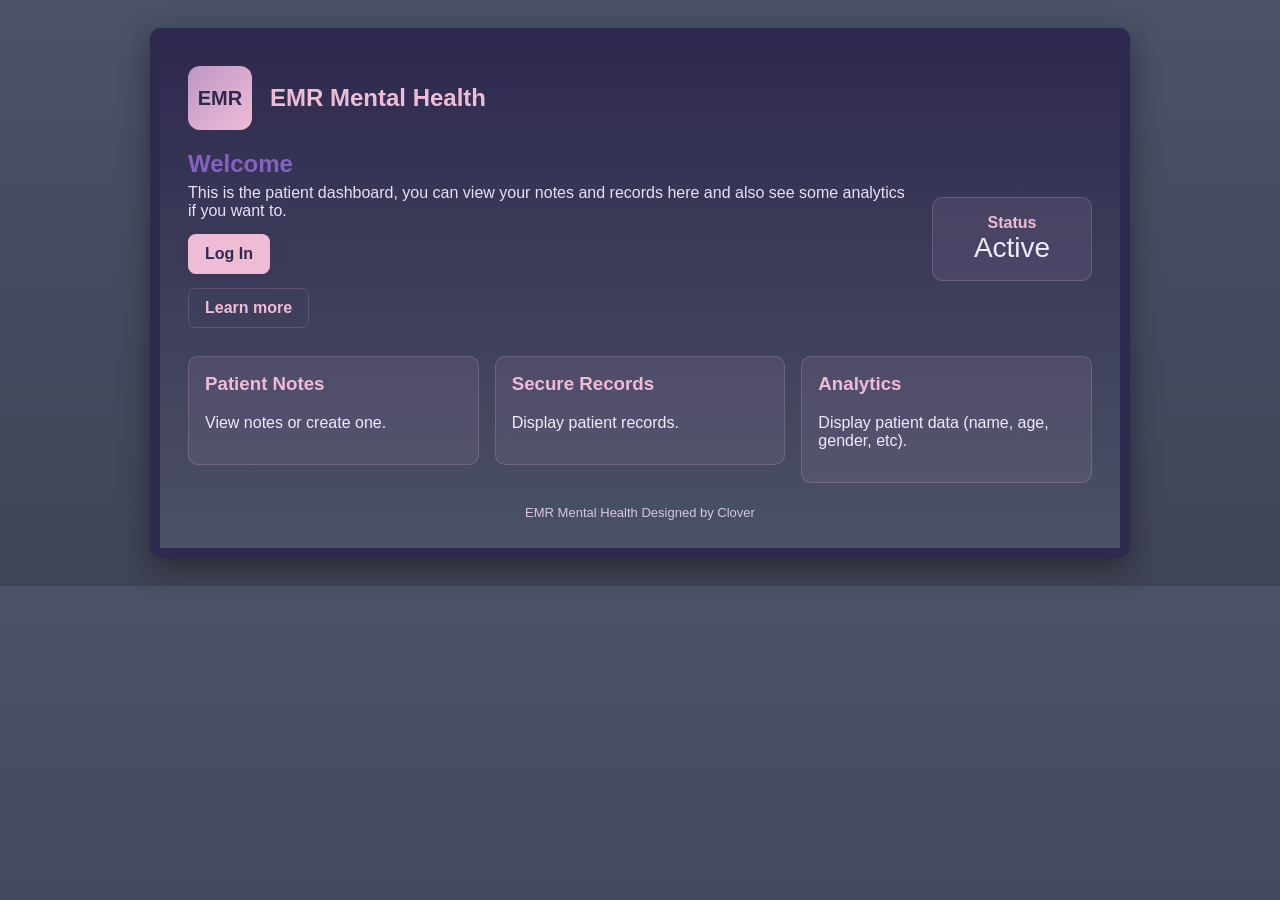
<file: index.html>
<!--This is the main patient dashboard file-->
<!DOCTYPE html>
<html lang="en">
<head>
    <meta charset="utf-8">
    <meta name="viewport" content="width=device-width,initial-scale=1">
    <title>EMR MENTAL HEALTH</title>
    <style>
        :root{
            --space-indigo: #2E294E;
            --pastel-petal: #EFBCD5;
            --lilac: #BE97C6;
            --lavender: #8661C1;
            --charcoal: #4B5267;
            --bg: var(--charcoal);
            --card-bg: rgba(190,151,198,0.12);
            --max-width: 980px;
        }

        *{box-sizing:border-box}

        body{
            margin:0;
            font-family: Inter, 'Comic Sans MS', sans-serif;
            background: linear-gradient(180deg,var(--bg),#3f4456);
            color: var(--lavender);
            padding:28px;
            display:flex;
            justify-content:center;
        }

        .page{
            width:100%;
            max-width:var(--max-width);
            border:10px solid var(--space-indigo);
            border-radius:10px;
            background: linear-gradient(180deg, rgba(46,41,78,0.98), rgba(75,82,103,0.95));
            padding:28px;
            box-shadow: 0 10px 30px rgba(0,0,0,0.4);
        }

        header{
            display:flex;
            align-items:center;
            gap:18px;
            margin-bottom:20px;
        }

        .logo{
            width:64px;
            height:64px;
            border-radius:12px;
            background: linear-gradient(135deg,var(--lilac),var(--pastel-petal));
            display:flex;
            align-items:center;
            justify-content:center;
            font-weight:700;
            color:var(--space-indigo);
            font-size:20px;
        }

        h1{margin:0;font-size:24px;color:var(--pastel-petal)}

        .hero{
            display:flex;
            gap:20px;
            align-items:center;
            justify-content:space-between;
            margin:18px 0 28px;
        }

        .hero .intro{flex:1}

        .actions{display:flex;gap:12px;margin-top:14px}

        .btn{
            display:inline-flex;
            align-items:center;
            gap:8px;
            background:var(--pastel-petal);
            color:var(--space-indigo);
            padding:10px 16px;
            border-radius:8px;
            border:1px solid transparent;
            cursor:pointer;
            font-weight:600;
            text-decoration:none;
            transition:transform .12s ease, box-shadow .12s ease, opacity .12s ease;
            box-shadow: 0 6px 14px rgba(46,41,78,0.12);
        }

        .btn:hover{
            transform:translateY(-2px);
            box-shadow: 0 14px 30px rgba(46,41,78,0.18);
        }

        .btn.secondary{
            background:transparent;
            color:var(--pastel-petal);
            border-color: rgba(239,188,213,0.18);
            box-shadow:none;
        }

        .features{
            display:grid;
            grid-template-columns:repeat(auto-fit,minmax(220px,1fr));
            gap:16px;
        }

        .card{
            background:var(--card-bg);
            border:1px solid rgba(190,151,198,0.28);
            padding:16px;
            border-radius:10px;
            color:#F2EAF9;
        }

        footer{
            margin-top:22px;
            color:#D6C7E8;
            text-align:center;
            font-size:13px;
        }

        @media (max-width:560px){
            h1{font-size:20px}
            .hero{flex-direction:column;align-items:flex-start}
        }
    </style>
</head>
<body>
    <div class="page">
        <header>
            <div class="logo">EMR</div>
            <div>
                <h1>EMR Mental Health</h1>
            </div>
        </header>

        <section class="hero">
            <div class="intro">
                <h2 style="color:var(--lavender);margin:0 0 6px">Welcome</h2>
                <p style="margin:0;color:#E9DFF7">
                    This is the patient dashboard, you can view your notes and records here and also see some analytics if you want to.
                </p>

               <div class="actions">
                    <a href="login.html" class="btn">Log In</a>
               </div>

                <div class="actions">
                    <a href="https://docs.google.com/document/d/1b1k0NWspwYsnq8gtGChDM9a-HhbY0ipM/edit?usp=sharing" 
                        class="btn secondary" target="_blank" rel="noopener">
                    Learn more
                    </a>
                </div>
                
            </div>

            <div style="min-width:160px;max-width:220px">
                <div class="card" style="text-align:center">
                    <strong style="display:block;color:var(--pastel-petal)">Status</strong>
                    <span style="font-size:28px">Active</span>
                </div>
            </div>
        </section>

        <section class="features">
            <a href="Patient Notes.html" class="card-link" style="text-decoration: none; color: inherit;">
                <div class="card">
                    <h3 style="margin-top:0; color:var(--pastel-petal)">Patient Notes</h3>
                    <p>View notes or create one.</p>
                </div>
            </a>

            <a href="Secure Record.html" class="card-link" style="text-decoration: none; color: inherit;">
                <div class="card">
                    <h3 style="margin-top:0;color:var(--pastel-petal)">Secure Records</h3>
                    <p>Display patient records.</p>
                </div>
            </a>

            <a href="Patient Analytics.html" class="card-link" style="text-decoration: none; color: inherit;">
                <div class="card">
                    <h3 style="margin-top:0;color:var(--pastel-petal)">Analytics</h3>
                    <p>Display patient data (name, age, gender, etc).</p>
                </div>
            </a>
        </section>

        <footer>
            EMR Mental Health Designed by Clover
        </footer>
    </div>
</body>
</html>
</file>
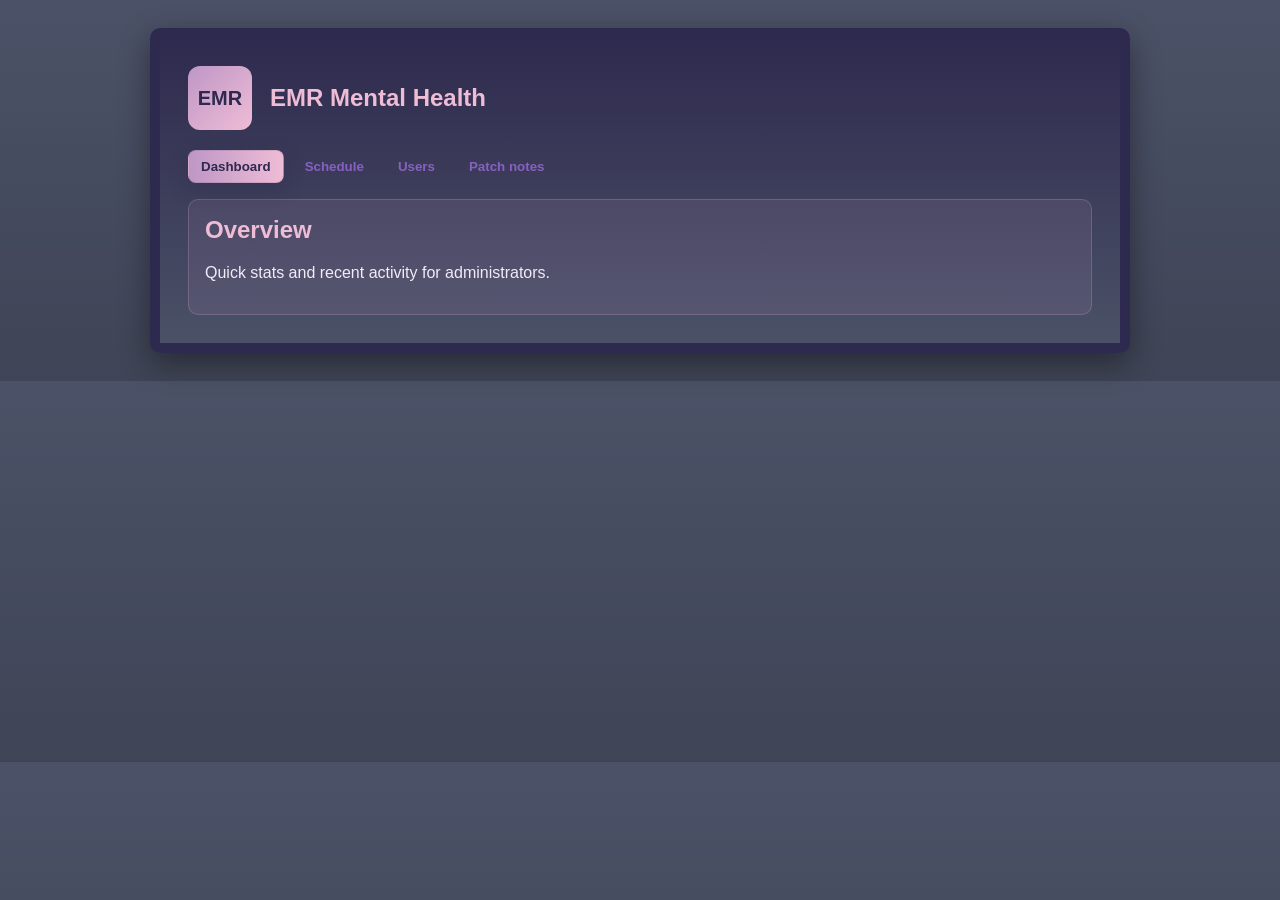
<file: admindashboard.html>
﻿<!DOCTYPE html>
<html lang="en">
<head>
    <meta charset="utf-8">
    <meta name="viewport" content="width=device-width,initial-scale=1">
    <title>EMR MENTAL HEALTH</title>
    <style>
        :root {
            --space-indigo: #2E294E; /* deep indigo */
            --pastel-petal: #EFBCD5; /* soft pink */
            --lilac: #BE97C6; /* lilac */
            --lavender: #8661C1; /* lavender purple */
            --charcoal: #4B5267; /* charcoal blue */
            --bg: var(--charcoal);
            --card-bg: rgba(190,151,198,0.12);
            --max-width: 980px;
        }

        /* Basic reset */
        * {
            box-sizing: border-box
        }

        body {
            margin: 0;
            font-family: Inter, 'Comic Sans MS', sans-serif;
            background: linear-gradient(180deg,var(--bg),#3f4456);
            color: var(--lavender);
            padding: 28px;
            display: flex;
            justify-content: center;
        }

        .page {
            width: 100%;
            max-width: var(--max-width);
            border: 10px solid var(--space-indigo);
            border-radius: 10px;
            background: linear-gradient(180deg, rgba(46,41,78,0.98), rgba(75,82,103,0.95));
            padding: 28px;
            box-shadow: 0 10px 30px rgba(0,0,0,0.4);
        }

        header {
            display: flex;
            align-items: center;
            gap: 18px;
            margin-bottom: 20px;
        }

        .logo {
            width: 64px;
            height: 64px;
            border-radius: 12px;
            background: linear-gradient(135deg,var(--lilac),var(--pastel-petal));
            display: flex;
            align-items: center;
            justify-content: center;
            font-weight: 700;
            color: var(--space-indigo);
            font-size: 20px;
        }

        h1 {
            margin: 0;
            font-size: 24px;
            color: var(--pastel-petal)
        }

        p.lead {
            margin: 6px 0 0;
            color: #EAD7F0
        }

        .hero {
            display: flex;
            gap: 20px;
            align-items: center;
            justify-content: space-between;
            margin: 18px 0 28px;
        }

            .hero .intro {
                flex: 1
            }

        .actions {
            display: flex;
            gap: 12px;
            margin-top: 14px
        }

        /* Tabs */
        .tab{
            display:flex;
            gap:8px;
            margin-bottom:16px;
        }

        .tab-btn{
            background:transparent;
            color:var(--lavender);
            border:1px solid transparent;
            padding:8px 12px;
            border-radius:8px;
            cursor:pointer;
            font-weight:600;
        }

        .tab-btn:hover{
            background:rgba(190,151,198,0.06);
            border-color:rgba(190,151,198,0.14);
        }

        .tab-btn.active, .tab-btn[aria-selected="true"]{
            background:linear-gradient(90deg,var(--lilac),var(--pastel-petal));
            color:var(--space-indigo);
            box-shadow:0 6px 18px rgba(46,41,78,0.4);
            border-color:rgba(46,41,78,0.12);
        }

        .tab-btn:focus{
            outline:2px solid rgba(239,188,213,0.32);
            outline-offset:2px;
        }

        .tabcontent{margin-top:12px}

        .btn{
            display:inline-flex;
            align-items:center;
            gap:8px;
            background:var(--pastel-petal);
            color:var(--space-indigo);
            padding:10px 16px;
            border-radius:8px;
            border:1px solid transparent;
            cursor:pointer;
            font-weight:600;
            text-decoration:none;
            transition:transform .12s ease, box-shadow .12s ease, opacity .12s ease;
            box-shadow: 0 6px 14px rgba(46,41,78,0.12);
        }

        .btn:hover{
            transform:translateY(-2px);
            box-shadow: 0 14px 30px rgba(46,41,78,0.18);
        }


        .btn.secondary{
            background:transparent;
            color:var(--pastel-petal);
            border-color: rgba(239,188,213,0.18);
            box-shadow:none;
        }

        .btn.ghost{
            background:transparent;
            color:var(--pastel-petal);
            border-color:transparent;
            box-shadow:none;
        }

     

        /* make native inputs match the button style */
        input[type="submit"], button[type="submit"]{
            appearance:none;
            -webkit-appearance:none;
            -moz-appearance:none;
            display:inline-flex;
            align-items:center;
            justify-content:center;
            padding:10px 16px;
            border-radius:8px;
            border:1px solid transparent;
            background:var(--pastel-petal);
            color:var(--space-indigo);
            font-weight:600;
            cursor:pointer;
        }

        .features {
            display: grid;
            grid-template-columns: repeat(auto-fit,minmax(220px,1fr));
            gap: 16px
        }

        .card {
            background: var(--card-bg);
            border: 1px solid rgba(190,151,198,0.28);
            padding: 16px;
            border-radius: 10px;
            color: #F2EAF9;
        }

        footer {
            margin-top: 22px;
            color: #D6C7E8;
            text-align: center;
            font-size: 13px
        }

        @media (max-width:560px) {
            h1 {
                font-size: 20px
            }

            .hero {
                flex-direction: column;
                align-items: flex-start
            }
        }
    </style>
    <!-- Color palette: Space Indigo = 2E294E, Pastel Petal = EFBCD5, Lilac = BE97C6, Lavender Purple = 8661C1, Charcoal Blue = 4B5267 -->
</head>
<body>
    <div class="page">
        <header>
            <div class="logo">EMR</div>
            <div>
                <h1>EMR Mental Health</h1>
            </div>
        </header>
        <div class="tab" role="tablist" aria-label="Admin tabs">
            <button type="button" class="tab-btn" data-target="dashboard" aria-selected="true">Dashboard</button>
            <button type="button" class="tab-btn" data-target="schedule" aria-selected="false">Schedule</button>
            <button type="button" class="tab-btn" data-target="users" aria-selected="false">Users</button>
            <button type="button" class="tab-btn" data-target="patchnotes" aria-selected="false">Patch notes</button>
        </div>

        <section id="dashboard" class="tabcontent">
            <div class="card">
                <h2 style="margin-top:0;color:var(--pastel-petal)">Overview</h2>
                <p>Quick stats and recent activity for administrators.</p>
            </div>
        </section>

        <section id="schedule" class="tabcontent" hidden>
            <div class="card">
                <h2 style="margin-top:0;color:var(--pastel-petal)">Schedule</h2>
                <p>Appointments, shifts, and calendar actions live here.</p>
            </div>
        </section>

        <section id="users" class="tabcontent" hidden>
            <div class="card">
                <h2 style="margin-top:0;color:var(--pastel-petal)">Users</h2>
                <p>Manage user accounts, roles, and permissions.</p>
            </div>
        </section>
        <section id="patchnotes" class="tabcontent">
            <div class="card">
                <h2 style="margin-top:0;color:var(--pastel-petal)">Patch notes</h2>
                <p>Version 0.0.0 Updated by Clover</p>
            </div>
        </section>
        <script>
            // Simple accessible tabs
            (function(){
            const tabs = document.querySelectorAll('.tab-btn');
            const contents = document.querySelectorAll('.tabcontent');

            function show(targetId){
            contents.forEach(c=>{
            if(c.id === targetId){ c.hidden = false; }
            else { c.hidden = true; }
            });
            tabs.forEach(t=>{
            const selected = t.getAttribute('data-target') === targetId;
            t.classList.toggle('active', selected);
            t.setAttribute('aria-selected', selected ? 'true' : 'false');
            });
            }

            tabs.forEach(t=>{
            t.addEventListener('click', ()=> show(t.getAttribute('data-target')));
            });

            // open first tab
            if(tabs.length) show(tabs[0].getAttribute('data-target'));
            })();
        </script>
</file>
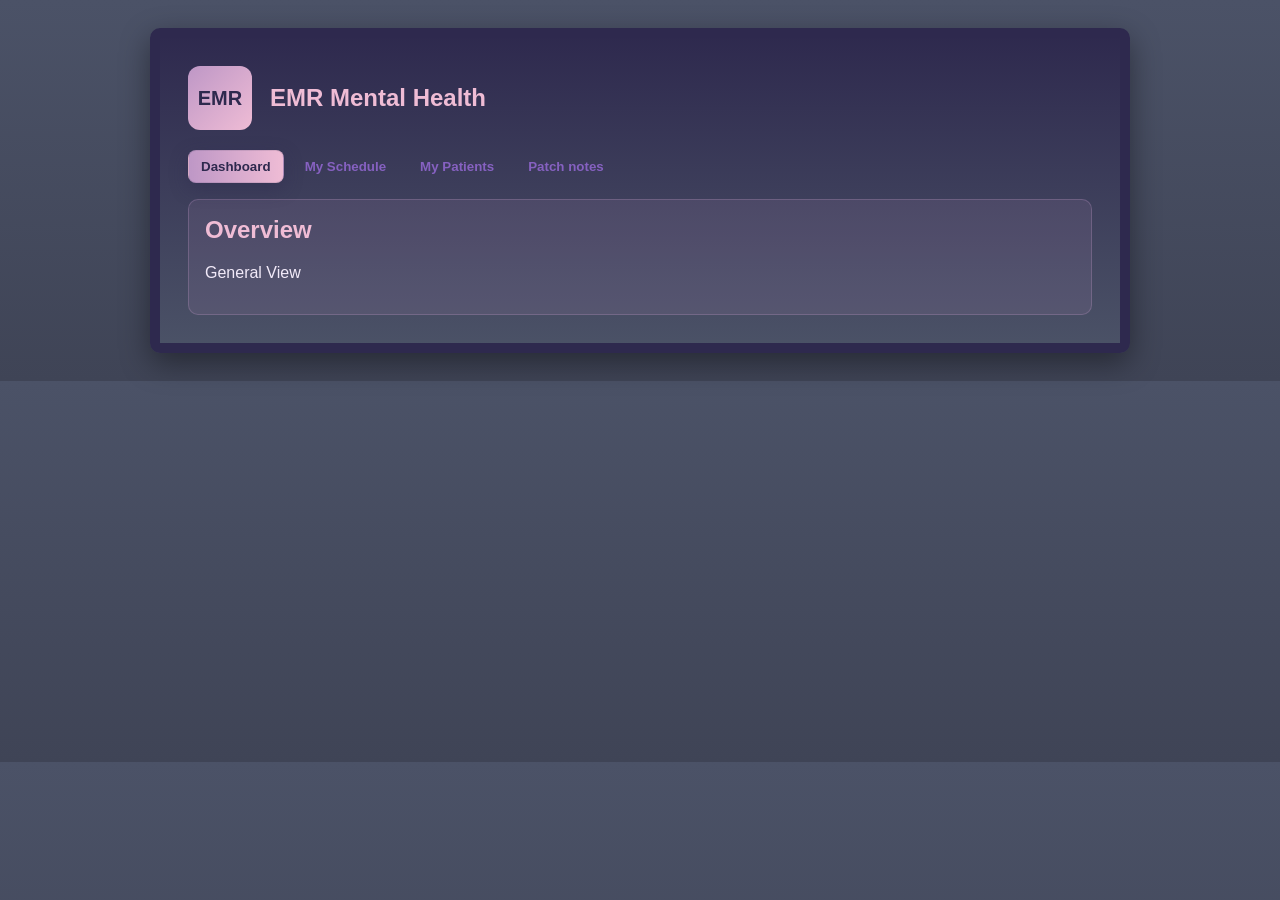
<file: doctordashboard.html>
﻿<!DOCTYPE html>
<html lang="en">
<head>
    <meta charset="utf-8">
    <meta name="viewport" content="width=device-width,initial-scale=1">
    <title>EMR MENTAL HEALTH</title>
    <style>
        :root {
            --space-indigo: #2E294E; /* deep indigo */
            --pastel-petal: #EFBCD5; /* soft pink */
            --lilac: #BE97C6; /* lilac */
            --lavender: #8661C1; /* lavender purple */
            --charcoal: #4B5267; /* charcoal blue */
            --bg: var(--charcoal);
            --card-bg: rgba(190,151,198,0.12);
            --max-width: 980px;
        }

        /* Basic reset */
        * {
            box-sizing: border-box
        }

        body {
            margin: 0;
            font-family: Inter, 'Comic Sans MS', sans-serif;
            background: linear-gradient(180deg,var(--bg),#3f4456);
            color: var(--lavender);
            padding: 28px;
            display: flex;
            justify-content: center;
        }

        .page {
            width: 100%;
            max-width: var(--max-width);
            border: 10px solid var(--space-indigo);
            border-radius: 10px;
            background: linear-gradient(180deg, rgba(46,41,78,0.98), rgba(75,82,103,0.95));
            padding: 28px;
            box-shadow: 0 10px 30px rgba(0,0,0,0.4);
        }

        header {
            display: flex;
            align-items: center;
            gap: 18px;
            margin-bottom: 20px;
        }

        .logo {
            width: 64px;
            height: 64px;
            border-radius: 12px;
            background: linear-gradient(135deg,var(--lilac),var(--pastel-petal));
            display: flex;
            align-items: center;
            justify-content: center;
            font-weight: 700;
            color: var(--space-indigo);
            font-size: 20px;
        }

        h1 {
            margin: 0;
            font-size: 24px;
            color: var(--pastel-petal)
        }

        p.lead {
            margin: 6px 0 0;
            color: #EAD7F0
        }

        .hero {
            display: flex;
            gap: 20px;
            align-items: center;
            justify-content: space-between;
            margin: 18px 0 28px;
        }

            .hero .intro {
                flex: 1
            }

        .actions {
            display: flex;
            gap: 12px;
            margin-top: 14px
        }

        /* Tabs */
        .tab {
            display: flex;
            gap: 8px;
            margin-bottom: 16px;
        }

        .tab-btn {
            background: transparent;
            color: var(--lavender);
            border: 1px solid transparent;
            padding: 8px 12px;
            border-radius: 8px;
            cursor: pointer;
            font-weight: 600;
        }

            .tab-btn:hover {
                background: rgba(190,151,198,0.06);
                border-color: rgba(190,151,198,0.14);
            }

            .tab-btn.active, .tab-btn[aria-selected="true"] {
                background: linear-gradient(90deg,var(--lilac),var(--pastel-petal));
                color: var(--space-indigo);
                box-shadow: 0 6px 18px rgba(46,41,78,0.4);
                border-color: rgba(46,41,78,0.12);
            }

            .tab-btn:focus {
                outline: 2px solid rgba(239,188,213,0.32);
                outline-offset: 2px;
            }

        .tabcontent {
            margin-top: 12px
        }

        .btn {
            background: var(--pastel-petal);
            color: var(--space-indigo);
            padding: 10px 16px;
            border-radius: 8px;
            border: none;
            cursor: pointer;
            font-weight: 600;
        }

        .features {
            display: grid;
            grid-template-columns: repeat(auto-fit,minmax(220px,1fr));
            gap: 16px
        }

        .card {
            background: var(--card-bg);
            border: 1px solid rgba(190,151,198,0.28);
            padding: 16px;
            border-radius: 10px;
            color: #F2EAF9;
        }

        footer {
            margin-top: 22px;
            color: #D6C7E8;
            text-align: center;
            font-size: 13px
        }

        @media (max-width:560px) {
            h1 {
                font-size: 20px
            }

            .hero {
                flex-direction: column;
                align-items: flex-start
            }
        }
    </style>
    <!-- Color palette: Space Indigo = 2E294E, Pastel Petal = EFBCD5, Lilac = BE97C6, Lavender Purple = 8661C1, Charcoal Blue = 4B5267 -->
</head>
<body>
    <div class="page">
        <header>
            <div class="logo">EMR</div>
            <div>
                <h1>EMR Mental Health</h1>
            </div>
        </header>
        <div class="tab" role="tablist" aria-label="Admin tabs">
            <button type="button" class="tab-btn" data-target="dashboard" aria-selected="true">Dashboard</button>
            <button type="button" class="tab-btn" data-target="schedule" aria-selected="false">My Schedule</button>
            <button type="button" class="tab-btn" data-target="users" aria-selected="false">My Patients</button>
            <button type="button" class="tab-btn" data-target="patchnotes" aria-selected="false">Patch notes</button>
        </div>

        <section id="dashboard" class="tabcontent">
            <div class="card">
                <h2 style="margin-top:0;color:var(--pastel-petal)">Overview</h2>
                <p>General View</p>
            </div>
        </section>

        <section id="schedule" class="tabcontent" hidden>
            <div class="card">
                <h2 style="margin-top:0;color:var(--pastel-petal)">My Schedule</h2>
                <p>Appointments, shifts, and calendar actions live here.</p>
            </div>
        </section>

        <section id="users" class="tabcontent" hidden>
            <div class="card">
                <h2 style="margin-top:0;color:var(--pastel-petal)">My Patients</h2>
                <p>Manage user accounts, roles, and permissions.</p>
            </div>
        </section>
        <section id="patchnotes" class="tabcontent">
            <div class="card">
                <h2 style="margin-top:0;color:var(--pastel-petal)">Patch notes</h2>
                <p>Version 0.0.0 Updated by Clover</p>
            </div>
        </section>
        <script>
            // Simple accessible tabs
            (function(){
            const tabs = document.querySelectorAll('.tab-btn');
            const contents = document.querySelectorAll('.tabcontent');

            function show(targetId){
            contents.forEach(c=>{
            if(c.id === targetId){ c.hidden = false; }
            else { c.hidden = true; }
            });
            tabs.forEach(t=>{
            const selected = t.getAttribute('data-target') === targetId;
            t.classList.toggle('active', selected);
            t.setAttribute('aria-selected', selected ? 'true' : 'false');
            });
            }

            tabs.forEach(t=>{
            t.addEventListener('click', ()=> show(t.getAttribute('data-target')));
            });

            // open first tab
            if(tabs.length) show(tabs[0].getAttribute('data-target'));
            })();
        </script>
</file>
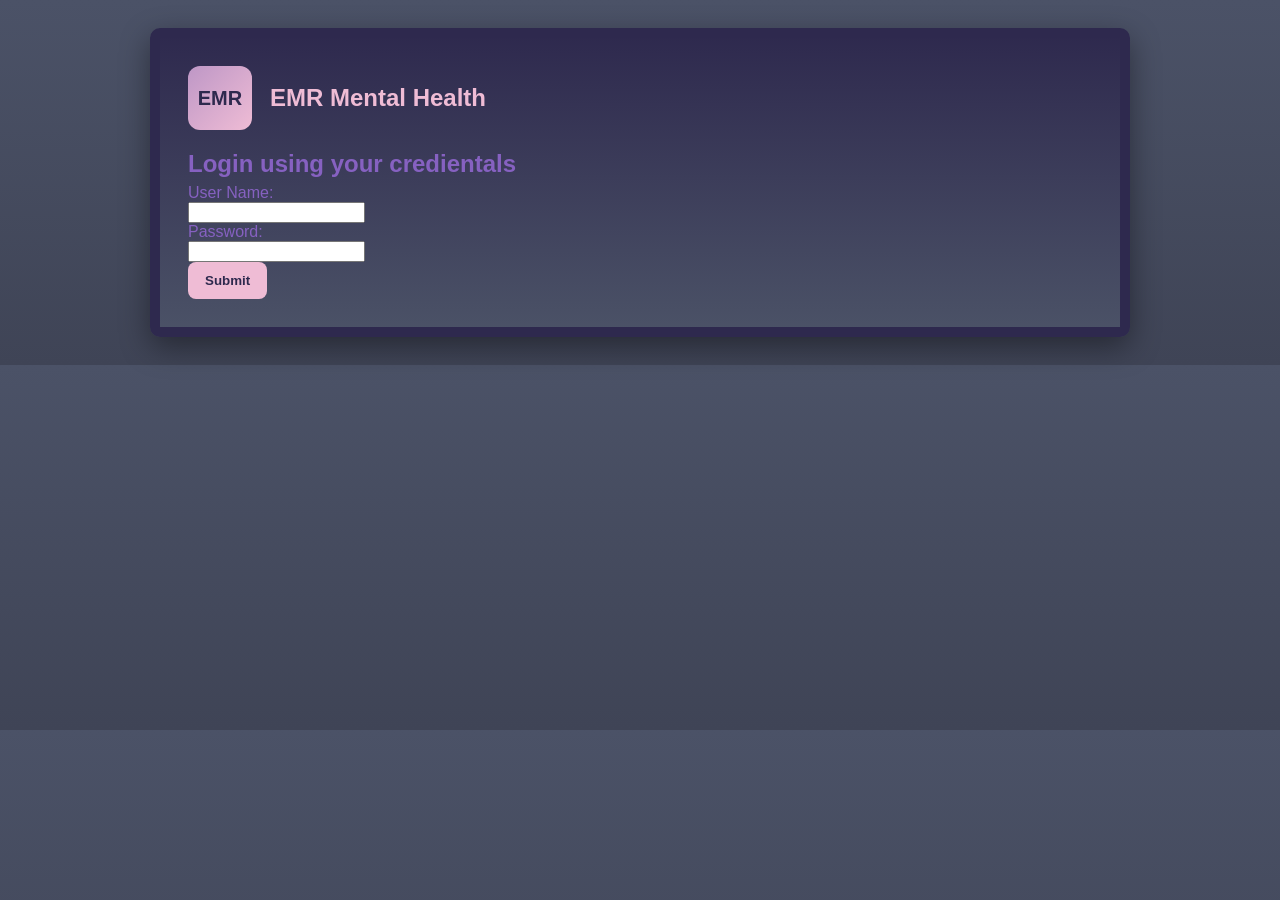
<file: login (frontend).html>
﻿<!DOCTYPE html>
<html lang="en">
<head>
    <meta charset="utf-8">
    <meta name="viewport" content="width=device-width,initial-scale=1">
    <title>EMR MENTAL HEALTH</title>
    <style>
        :root {
            --space-indigo: #2E294E; /* deep indigo */
            --pastel-petal: #EFBCD5; /* soft pink */
            --lilac: #BE97C6; /* lilac */
            --lavender: #8661C1; /* lavender purple */
            --charcoal: #4B5267; /* charcoal blue */
            --bg: var(--charcoal);
            --card-bg: rgba(190,151,198,0.12);
            --max-width: 980px;
        }

        /* Basic reset */
        * {
            box-sizing: border-box
        }

        body {
            margin: 0;
            font-family: Inter, 'Comic Sans MS', sans-serif;
            background: linear-gradient(180deg,var(--bg),#3f4456);
            color: var(--lavender);
            padding: 28px;
            display: flex;
            justify-content: center;
        }

        .page {
            width: 100%;
            max-width: var(--max-width);
            border: 10px solid var(--space-indigo);
            border-radius: 10px;
            background: linear-gradient(180deg, rgba(46,41,78,0.98), rgba(75,82,103,0.95));
            padding: 28px;
            box-shadow: 0 10px 30px rgba(0,0,0,0.4);
        }

        header {
            display: flex;
            align-items: center;
            gap: 18px;
            margin-bottom: 20px;
        }

        .logo {
            width: 64px;
            height: 64px;
            border-radius: 12px;
            background: linear-gradient(135deg,var(--lilac),var(--pastel-petal));
            display: flex;
            align-items: center;
            justify-content: center;
            font-weight: 700;
            color: var(--space-indigo);
            font-size: 20px;
        }

        h1 {
            margin: 0;
            font-size: 24px;
            color: var(--pastel-petal)
        }

        p.lead {
            margin: 6px 0 0;
            color: #EAD7F0
        }

        .hero {
            display: flex;
            gap: 20px;
            align-items: center;
            justify-content: space-between;
            margin: 18px 0 28px;
        }

            .hero .intro {
                flex: 1
            }

        .actions {
            display: flex;
            gap: 12px;
            margin-top: 14px
        }

        .btn {
            display:inline-flex;
            align-items:center;
            gap:8px;
            background:var(--pastel-petal);
            color:var(--space-indigo);
            padding:10px 16px;
            border-radius:8px;
            border:1px solid transparent;
            cursor:pointer;
            font-weight:600;
            text-decoration:none;
            transition:transform .12s ease, box-shadow .12s ease, opacity .12s ease;
            box-shadow: 0 6px 14px rgba(46,41,78,0.12);
        }

        .btn:hover{
            transform:translateY(-2px);
            box-shadow: 0 14px 30px rgba(46,41,78,0.18);
        }

        .btn:active{ transform:translateY(0); }

        .btn:focus{
            outline:3px solid rgba(239,188,213,0.22);
            outline-offset:3px;
        }

        .btn.secondary{
            background:transparent;
            color:var(--pastel-petal);
            border-color: rgba(239,188,213,0.18);
            box-shadow:none;
        }

        .btn.ghost{
            background:transparent;
            color:var(--pastel-petal);
            border-color:transparent;
            box-shadow:none;
        }

        .btn[disabled], .btn:disabled{
            opacity:0.55;
            cursor:not-allowed;
            transform:none;
            box-shadow:none;
        }

        /* make native inputs match the button style */
        input[type="submit"], button[type="submit"]{
            appearance:none;
            -webkit-appearance:none;
            -moz-appearance:none;
            display:inline-flex;
            align-items:center;
            justify-content:center;
            padding:10px 16px;
            border-radius:8px;
            border:1px solid transparent;
            background:var(--pastel-petal);
            color:var(--space-indigo);
            font-weight:600;
            cursor:pointer;
        }

        .features {
            display: grid;
            grid-template-columns: repeat(auto-fit,minmax(220px,1fr));
            gap: 16px
        }

        .card {
            background: var(--card-bg);
            border: 1px solid rgba(190,151,198,0.28);
            padding: 16px;
            border-radius: 10px;
            color: #F2EAF9;
        }

        footer {
            margin-top: 22px;
            color: #D6C7E8;
            text-align: center;
            font-size: 13px
        }

        @media (max-width:560px) {
            h1 {
                font-size: 20px
            }

            .hero {
                flex-direction: column;
                align-items: flex-start
            }
        }
    </style>
    <!-- Color palette: Space Indigo = 2E294E, Pastel Petal = EFBCD5, Lilac = BE97C6, Lavender Purple = 8661C1, Charcoal Blue = 4B5267 -->
</head>
<body>
    <div class="page">
        <header>
            <div class="logo">EMR</div>
            <div>
                <h1>EMR Mental Health</h1>
            </div>
        </header>
<section class="loginpage">
    <div class="login">
        <h2 style="color:var(--lavender);margin:0 0 6px">Login using your credientals</h2>
        <form>
            <label for="uname">User Name:</label><br>
            <input type="text" id="uname" name="uname"><br>
            <label for="pass">Password:</label><br />
            <input type="password" id="pass" name="pass"><br>
            <input type="submit" value="Submit">
        </form>
        <!-- Here is where you will implement a Login Function then connect it to the database-->
        <!-- Function cannot be added here. It would need a PHP backend -->
    </div>
</section>
</file>
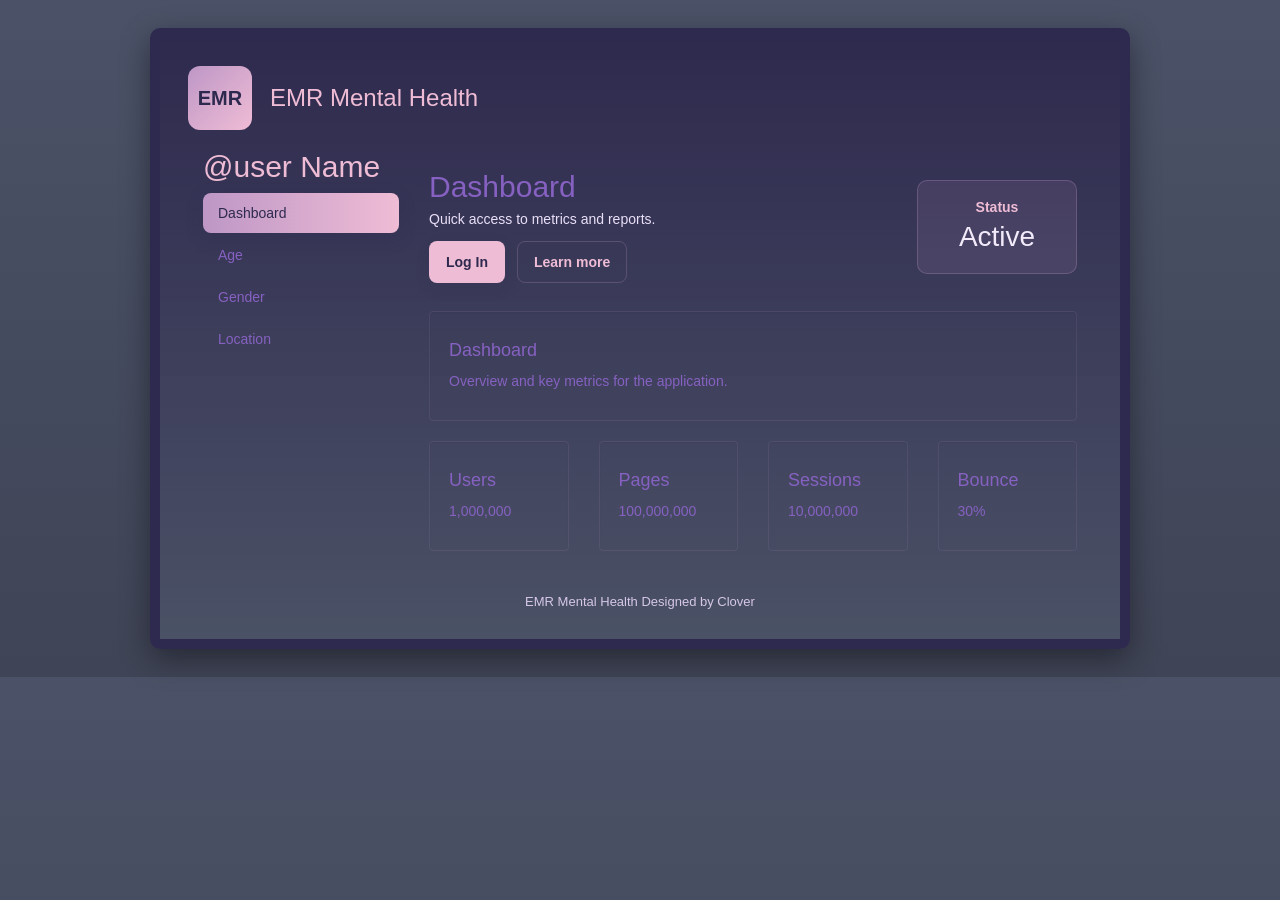
<file: Login Dashboard-1.html>
﻿<!DOCTYPE html>

<html lang="en" xmlns="http://www.w3.org/1999/xhtml">
<head>
    <title>Dashboard Example</title>
    <meta charset="utf-8">
    <meta name="viewport" content="width=device-width, initial-scale=1">
    <link rel="stylesheet" href="https://maxcdn.bootstrapcdn.com/bootstrap/3.4.1/css/bootstrap.min.css">
    <script src="https://ajax.googleapis.com/ajax/libs/jquery/3.7.1/jquery.min.js"></script>
    <script src="https://maxcdn.bootstrapcdn.com/bootstrap/3.4.1/js/bootstrap.min.js"></script>
    <style>
        :root{
            --space-indigo: #2E294E;
            --pastel-petal: #EFBCD5;
            --lilac: #BE97C6;
            --lavender: #8661C1;
            --charcoal: #4B5267;
            --bg: var(--charcoal);
            --card-bg: rgba(190,151,198,0.12);
            --max-width: 980px;
        }

        *{box-sizing:border-box}

        body{
            margin:0;
            font-family: Inter, 'Comic Sans MS', sans-serif;
            background: linear-gradient(180deg,var(--bg),#3f4456);
            color: var(--lavender);
            padding:28px;
            display:flex;
            justify-content:center;
        }

        .page{
            width:100%;
            max-width:var(--max-width);
            border:10px solid var(--space-indigo);
            border-radius:10px;
            background: linear-gradient(180deg, rgba(46,41,78,0.98), rgba(75,82,103,0.95));
            padding:28px;
            box-shadow: 0 10px 30px rgba(0,0,0,0.4);
        }

        header{
            display:flex;
            align-items:center;
            gap:18px;
            margin-bottom:20px;
        }

        .logo{
            width:64px;
            height:64px;
            border-radius:12px;
            background: linear-gradient(135deg,var(--lilac),var(--pastel-petal));
            display:flex;
            align-items:center;
            justify-content:center;
            font-weight:700;
            color:var(--space-indigo);
            font-size:20px;
        }

        h1{margin:0;font-size:24px;color:var(--pastel-petal)}

        .hero{
            display:flex;
            gap:20px;
            align-items:center;
            justify-content:space-between;
            margin:18px 0 28px;
        }

        .hero .intro{flex:1}

        .actions{display:flex;gap:12px;margin-top:14px}

        .btn.custom{
            display:inline-flex;
            align-items:center;
            gap:8px;
            background:var(--pastel-petal);
            color:var(--space-indigo);
            padding:10px 16px;
            border-radius:8px;
            border:1px solid transparent;
            cursor:pointer;
            font-weight:600;
            text-decoration:none;
            transition:transform .12s ease, box-shadow .12s ease, opacity .12s ease;
            box-shadow: 0 6px 14px rgba(46,41,78,0.12);
        }

        .btn.custom:hover{
            transform:translateY(-2px);
            box-shadow: 0 14px 30px rgba(46,41,78,0.18);
        }

        .btn.secondary{
            background:transparent;
            color:var(--pastel-petal);
            border-color: rgba(239,188,213,0.18);
            box-shadow:none;
        }

        .features{
            display:grid;
            grid-template-columns:repeat(auto-fit,minmax(220px,1fr));
            gap:16px;
        }

        .card{
            background:var(--card-bg);
            border:1px solid rgba(190,151,198,0.28);
            padding:16px;
            border-radius:10px;
            color:#F2EAF9;
        }

        footer{
            margin-top:22px;
            color:#D6C7E8;
            text-align:center;
            font-size:13px;
        }

        /* Minor adjustments to fit old bootstrap layout */
        .sidenav h2{margin-top:0;color:var(--pastel-petal)}
        .well{background:transparent;border:1px solid rgba(190,151,198,0.12);}

        /* Nav link theming to replace default bootstrap blue */
        /* Stronger nav link theming to replace default bootstrap blue */
        body .nav.nav-pills.nav-stacked > li > a,
        body .navbar-inverse .navbar-nav > li > a{
            color: var(--lavender) !important;
            background: transparent !important;
            border-radius: 8px;
        }

        body .nav.nav-pills.nav-stacked > li > a:hover,
        body .navbar-inverse .navbar-nav > li > a:hover{
            background: rgba(190,151,198,0.06) !important;
            color: var(--pastel-petal) !important;
        }

        body .nav.nav-pills.nav-stacked > li.active > a,
        body .navbar-inverse .navbar-nav > .active > a{
            background: linear-gradient(90deg,var(--lilac),var(--pastel-petal)) !important;
            color: var(--space-indigo) !important;
            box-shadow: 0 6px 18px rgba(46,41,78,0.2) !important;
            border-color: rgba(46,41,78,0.08) !important;
        }

        /* Age grid: prefer 4 columns on desktop, 2 on tablet, 1 on narrow */
        #section2 .features{
            grid-template-columns: repeat(2, 1fr);
            align-items: stretch;
        }

        @media (min-width:900px){
            #section2 .features{ grid-template-columns: repeat(4, 1fr); }
        }

        /* Make cards consistent height and center content */
        #section2 .card{ display:flex; flex-direction:column; align-items:center; justify-content:center; min-height:110px }

        @media (max-width:560px){
            h1{font-size:20px}
            .hero{flex-direction:column;align-items:flex-start}
        }
    </style>
</head>
<body>
    <div class="page">
        <header>
            <div class="logo">EMR</div>
            <div>
                <h1>EMR Mental Health</h1>
            </div>
        </header>

    <nav class="navbar navbar-inverse visible-xs">
        <div class="container-fluid">
            <div class="navbar-header">
                <button type="button" class="navbar-toggle" data-toggle="collapse" data-target="#myNavbar">
                    <span class="icon-bar"></span>
                    <span class="icon-bar"></span>
                    <span class="icon-bar"></span>
                </button>
                <a class="navbar-brand" href="#">@username test</a>
            </div>
            <div class="collapse navbar-collapse" id="myNavbar">
                <ul class="nav navbar-nav">
                    <li class="active"><a href="#section1" data-toggle="pill">User-Dashboard</a></li>
                    <li><a href="#section2" data-toggle="pill">Age</a></li>
                    <li><a href="#section3" data-toggle="pill">Gender</a></li>
                    <li><a href="#section4" data-toggle="pill">Location</a></li>
                </ul>
            </div>
        </div>
    </nav>

    <div class="container-fluid">
        <div class="row content">
            <div class="col-sm-3 sidenav hidden-xs">
                <h2>@user Name</h2>
                <ul class="nav nav-pills nav-stacked">
                    <li class="active"><a href="#section1" data-toggle="pill">Dashboard</a></li>
                    <li><a href="#section2" data-toggle="pill">Age</a></li>
                    <li><a href="#section3" data-toggle="pill">Gender</a></li>
                    <li><a href="#section4" data-toggle="pill">Location</a></li>
                </ul><br>
            </div>
            <br>

            <div class="col-sm-9">
                <section class="hero" style="margin-top:0">
                    <div class="intro">
                        <h2 style="color:var(--lavender);margin:0 0 6px">Dashboard</h2>
                        <p style="margin:0;color:#E9DFF7">Quick access to metrics and reports.</p>
                        <div class="actions" style="margin-top:12px">
                            <a href="login.html" class="btn custom">Log In</a>
                            <a href="https://docs.google.com/document/d/1b1k0NWspwYsnq8gtGChDM9a-HhbY0ipM/edit?usp=sharing" class="btn custom secondary" target="_blank" rel="noopener">Learn more</a>
                        </div>
                    </div>
                    <div style="min-width:160px;max-width:220px">
                        <div class="card" style="text-align:center">
                            <strong style="display:block;color:var(--pastel-petal)">Status</strong>
                            <span style="font-size:28px">Active</span>
                        </div>
                    </div>
                </section>
                <div class="tab-content">
                    <div id="section1" class="tab-pane fade in active">
                        <div class="well">
                            <h4>Dashboard</h4>
                            <p>Overview and key metrics for the application.</p>
                        </div>
                        <div class="row">
                            <div class="col-sm-3">
                                <div class="well">
                                    <h4>Users</h4>
                                    <p>1,000,000</p>
                                </div>
                            </div>
                            <div class="col-sm-3">
                                <div class="well">
                                    <h4>Pages</h4>
                                    <p>100,000,000</p>
                                </div>
                            </div>
                            <div class="col-sm-3">
                                <div class="well">
                                    <h4>Sessions</h4>
                                    <p>10,000,000</p>
                                </div>
                            </div>
                            <div class="col-sm-3">
                                <div class="well">
                                    <h4>Bounce</h4>
                                    <p>30%</p>
                                </div>
                            </div>
                        </div>
                    </div>

                    <div id="section2" class="tab-pane fade">
                        <div class="well">
                            <h4>Age Distribution</h4>
                            <p>Sample counts by age group.</p>
                        </div>
                        <div class="features">
                            <div class="card">
                                <h5>0-17</h5>
                                <p>150,000 users</p>
                            </div>
                            <div class="card">
                                <h5>18-24</h5>
                                <p>250,000 users</p>
                            </div>
                            <div class="card">
                                <h5>25-34</h5>
                                <p>300,000 users</p>
                            </div>
                            <div class="card">
                                <h5>35-54</h5>
                                <p>200,000 users</p>
                            </div>
                        </div>
                    </div>

                    <div id="section3" class="tab-pane fade">
                        <div class="well">
                            <h4>Gender Breakdown</h4>
                            <p>Simple gender split sample.</p>
                        </div>
                        <div class="row">
                            <div class="col-sm-6">
                                <div class="well">
                                    <h5>Female</h5>
                                    <p>560,000 (56%)</p>
                                </div>
                            </div>
                            <div class="col-sm-6">
                                <div class="well">
                                    <h5>Male</h5>
                                    <p>440,000 (44%)</p>
                                </div>
                            </div>
                        </div>
                    </div>

                    <div id="section4" class="tab-pane fade">
                        <div class="well">
                            <h4>Top Locations</h4>
                            <p>Sample top cities by user count.</p>
                        </div>
                        <table class="table table-condensed">
                            <thead>
                                <tr><th>City</th><th>Users</th></tr>
                            </thead>
                            <tbody>
                                <tr><td>New York</td><td>120,000</td></tr>
                                <tr><td>Los Angeles</td><td>95,000</td></tr>
                                <tr><td>Chicago</td><td>60,000</td></tr>
                                <tr><td>Houston</td><td>50,000</td></tr>
                            </tbody>
                        </table>
                    </div>
                </div>
            </div>
        </div>
        <footer>
            EMR Mental Health Designed by Clover
        </footer>
    </div>

</body>

</html>
</file>
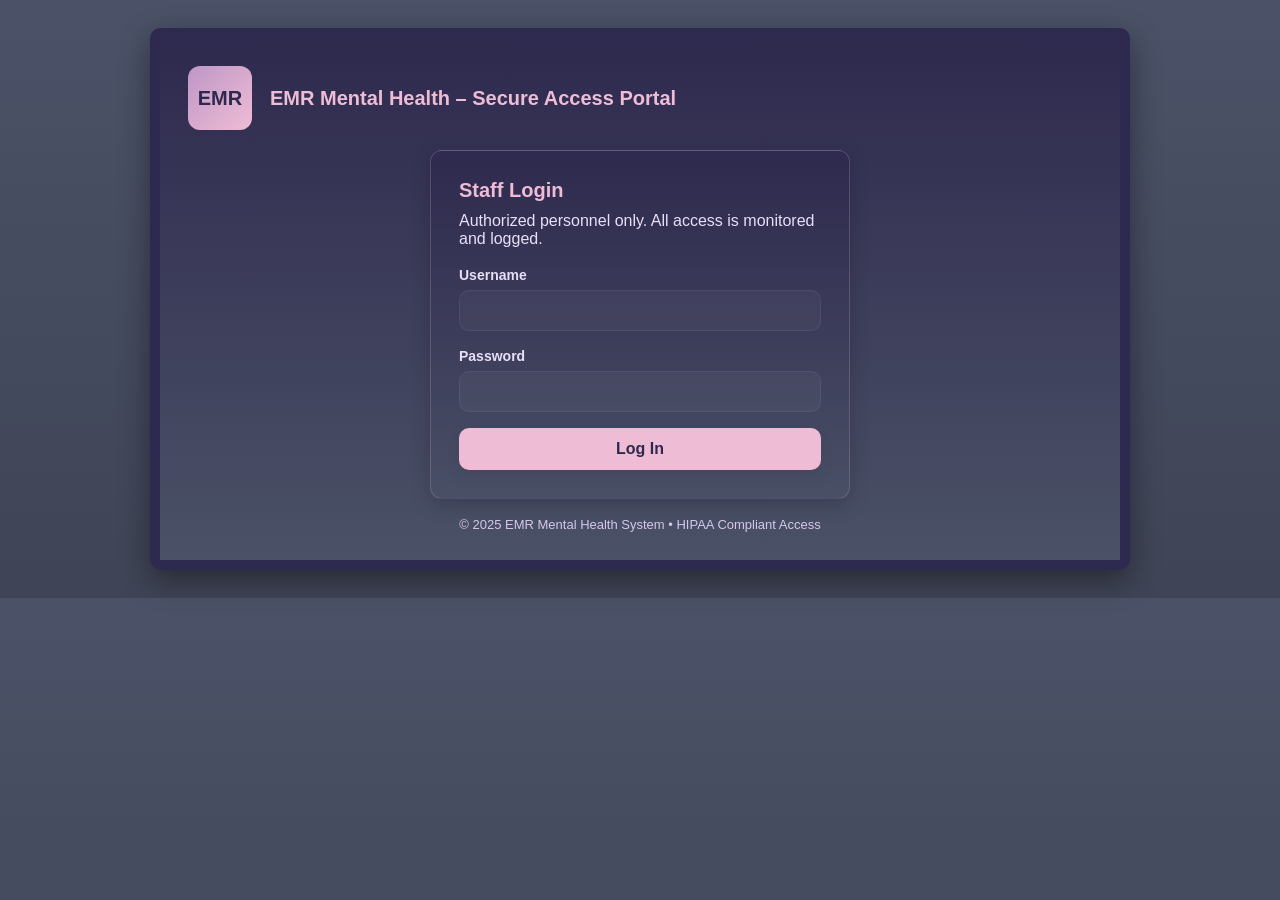
<file: login.html>
<!--This is the login frontend file (login window)-->
<!DOCTYPE html>
<html lang="en">
<head>
    <meta charset="utf-8">
    <meta name="viewport" content="width=device-width, initial-scale=1">
    <title>EMR Mental Health – Secure Login</title>

    <style>
        :root{
            --space-indigo: #2E294E;
            --pastel-petal: #EFBCD5;
            --lilac: #BE97C6;
            --lavender: #8661C1;
            --charcoal: #4B5267;
            --bg: var(--charcoal);
            --card-bg: rgba(190,151,198,0.12);
            --max-width: 980px;
            --radius: 10px;
        }

        *{box-sizing:border-box}

        body{
            margin:0;
            font-family: Inter, 'Comic Sans MS', sans-serif;
            background: linear-gradient(180deg,var(--bg),#3f4456);
            color: var(--lavender);
            padding:28px;
            display:flex;
            justify-content:center;
        }

        .page{
            width:100%;
            max-width:var(--max-width);
            border:10px solid var(--space-indigo);
            border-radius:10px;
            background: linear-gradient(180deg, rgba(46,41,78,0.98), rgba(75,82,103,0.95));
            padding:28px;
            box-shadow: 0 10px 30px rgba(0,0,0,0.4);
        }

        .header-bar{
            display:flex;
            align-items:center;
            gap:18px;
            margin-bottom:20px;
            color:var(--pastel-petal);
        }

        .header-logo{
            width:64px;
            height:64px;
            border-radius:12px;
            background: linear-gradient(135deg,var(--lilac),var(--pastel-petal));
            display:flex;
            align-items:center;
            justify-content:center;
            font-weight:700;
            color:var(--space-indigo);
            font-size:20px;
        }

        .header-title{font-size:20px;margin:0;color:var(--pastel-petal);font-weight:700}

        .login-card {
            width: 100%;
            max-width: 420px;
            background: linear-gradient(180deg, rgba(46,41,78,0.85), rgba(75,82,103,0.65));
            margin: 10px auto;
            padding: 28px;
            border-radius: 12px;
            border: 1px solid rgba(190,151,198,0.28);
            box-shadow: 0 6px 20px rgba(0,0,0,0.18);
            color: #F2EAF9;
        }

        .login-card h2{margin:0 0 10px;color:var(--pastel-petal);font-size:20px}
        .login-card p{margin:0 0 18px;color:#E9DFF7}

        label{font-size:14px;color:#E9DFF7;font-weight:600}

        input{width:100%;padding:12px;margin:6px 0 16px;border-radius:10px;border:1px solid rgba(239,188,213,0.08);background:rgba(255,255,255,0.04);color:var(--pastel-petal);}

        button{width:100%;padding:12px;background:var(--pastel-petal);color:var(--space-indigo);border:none;border-radius:10px;font-size:16px;font-weight:700;cursor:pointer;box-shadow: 0 6px 14px rgba(46,41,78,0.12);}
        button:hover{transform:translateY(-2px);box-shadow: 0 14px 30px rgba(46,41,78,0.18)}

        .footer{margin-top:18px;color:#D6C7E8;text-align:center;font-size:13px}

        @media (max-width:560px){
            .header-title{font-size:18px}
        }
    </style>
</head>

<body>

    <div class="page">

        <div class="header-bar">
        <div class="header-logo">EMR</div>
        <div class="header-title">EMR Mental Health – Secure Access Portal</div>
    </div>

        <div class="login-card">
        <h2>Staff Login</h2>
        <p>Authorized personnel only. All access is monitored and logged.</p>

        <form action="login.php" method="POST">
            <label for="username">Username</label>
            <input type="text" id="username" name="username" required>

            <label for="password">Password</label>
            <input type="password" id="password" name="password" required>

            <button type="submit">Log In</button>
        </form>
    </div>

        <div class="footer">
            © 2025 EMR Mental Health System • HIPAA Compliant Access
        </div>

    </div>

</body>
</html>
</file>
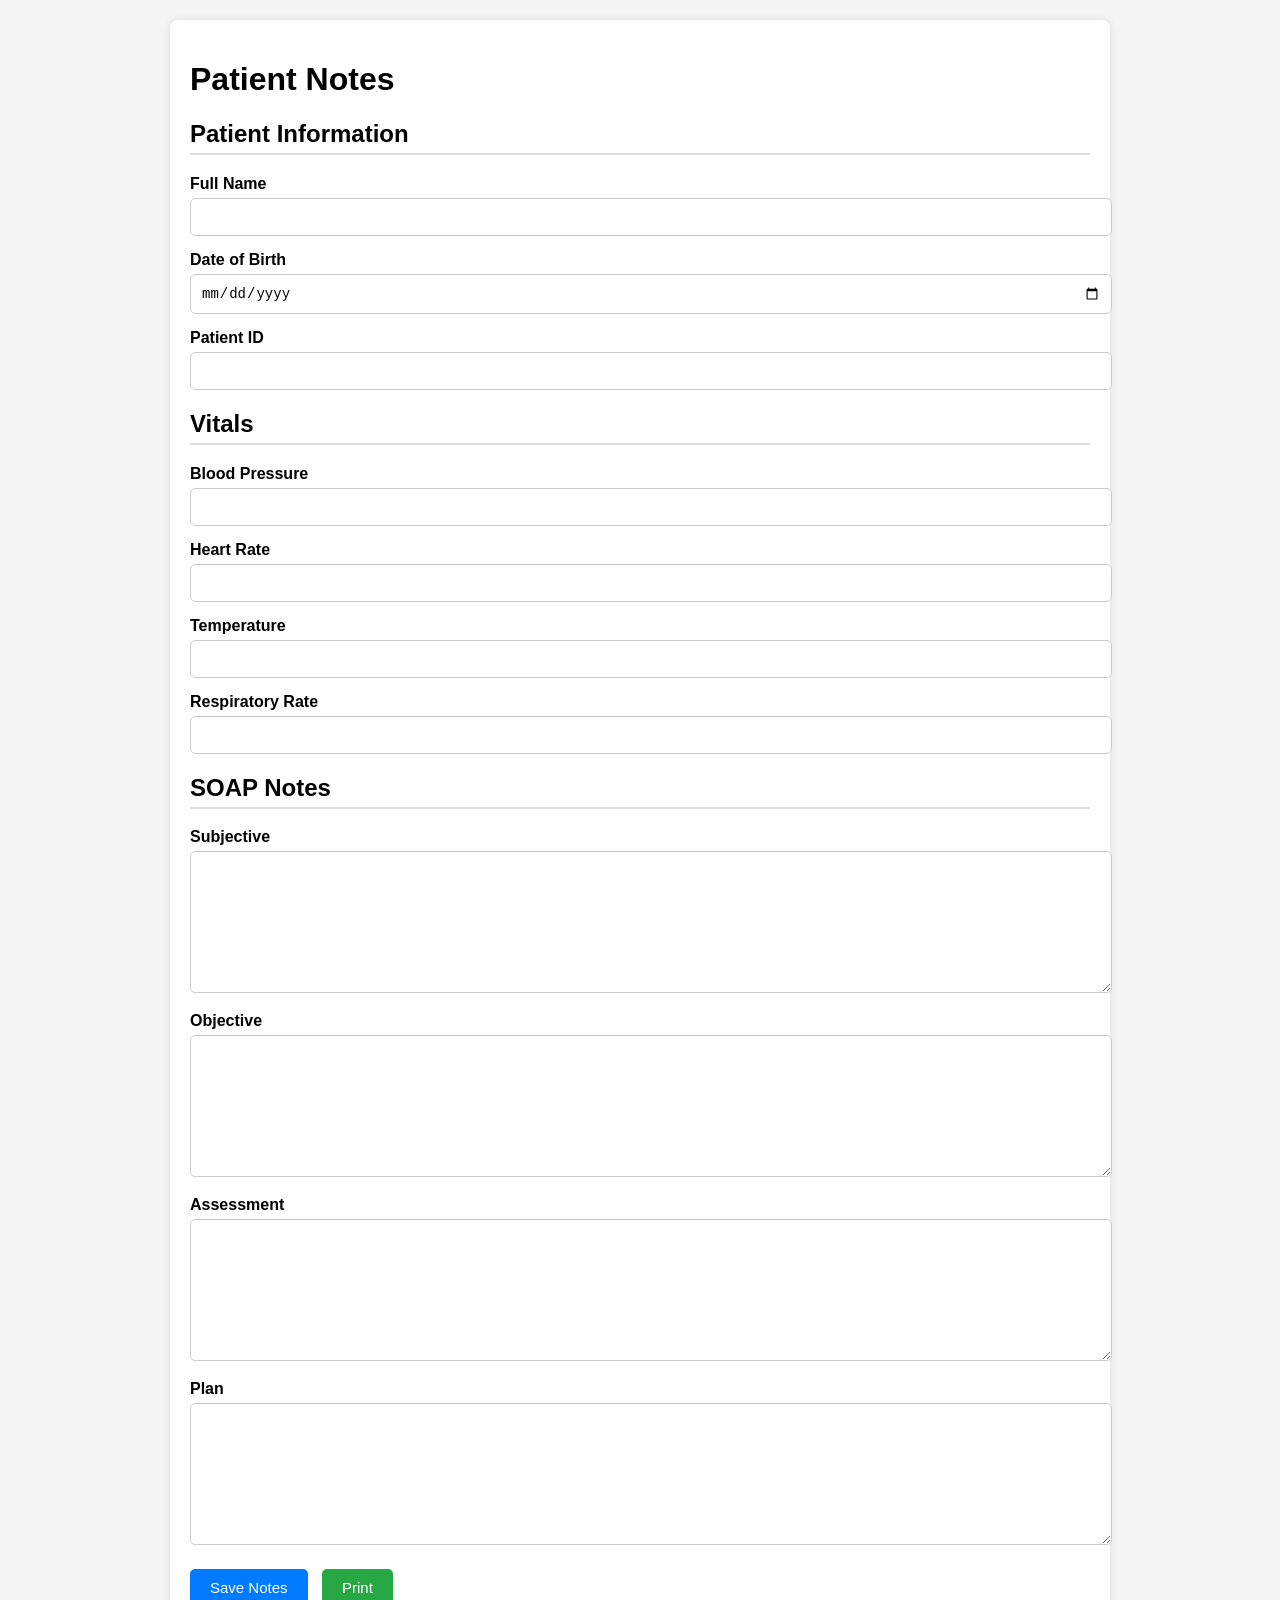
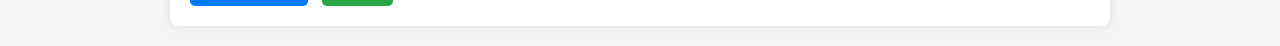
<file: Patient Notes.html>
<!-- This is a section for patient notes -->
<!DOCTYPE html>
<html lang="en">
<head>
    <meta charset="UTF-8">
    <meta name="viewport" content="width=device-width, initial-scale=1.0">
    <title>Patient Notes</title>

    <style>
        body {
            font-family: Arial, sans-serif;
            background: #f5f5f5;
            margin: 0;
            padding: 20px;
        }

        .container {
            max-width: 900px;
            margin: auto;
            background: white;
            padding: 20px;
            border-radius: 8px;
            box-shadow: 0 0 10px rgba(0,0,0,0.1);
        }

        h2 {
            border-bottom: 2px solid #ddd;
            padding-bottom: 5px;
        }

        label {
            font-weight: bold;
            display: block;
            margin-top: 15px;
        }

        input, textarea {
            width: 100%;
            padding: 10px;
            margin-top: 5px;
            border-radius: 5px;
            border: 1px solid #ccc;
            font-size: 14px;
        }

        textarea {
            height: 120px;
        }

        .btn-group {
            margin-top: 20px;
        }

        button {
            padding: 10px 20px;
            margin-right: 10px;
            border: none;
            border-radius: 5px;
            cursor: pointer;
            font-size: 15px;
        }

        .save-btn {
            background: #007bff;
            color: white;
        }

        .print-btn {
            background: #28a745;
            color: white;
        }
    </style>
</head>

<body>
    <div class="container">
        <h1>Patient Notes</h1>

        <h2>Patient Information</h2>
        <label>Full Name</label>
        <input type="text">

        <label>Date of Birth</label>
        <input type="date">

        <label>Patient ID</label>
        <input type="text">

        <h2>Vitals</h2>
        <label>Blood Pressure</label>
        <input type="text">

        <label>Heart Rate</label>
        <input type="text">

        <label>Temperature</label>
        <input type="text">

        <label>Respiratory Rate</label>
        <input type="text">

        <h2>SOAP Notes</h2>
        <label>Subjective</label>
        <textarea></textarea>

        <label>Objective</label>
        <textarea></textarea>

        <label>Assessment</label>
        <textarea></textarea>

        <label>Plan</label>
        <textarea></textarea>

        <div class="btn-group">
            <button class="save-btn" onclick="saveNotes()">Save Notes</button>
            <button class="print-btn" onclick="window.print()">Print</button>
        </div>
    </div>

    <script>
        function saveNotes() {
            alert("Notes saved (placeholder). You can connect this to a backend later.");
        }
    </script>
</body>
</html>
</file>
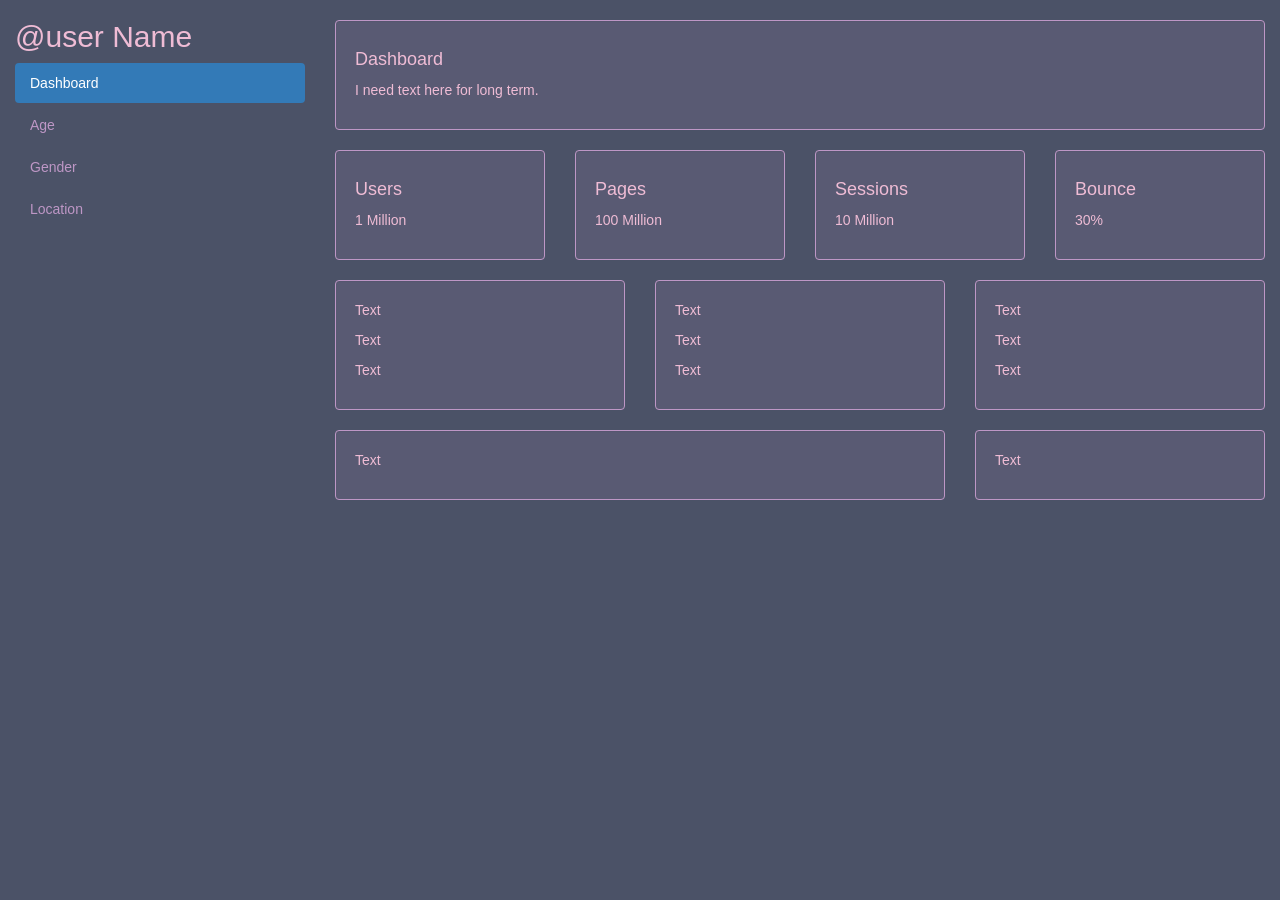
<file: Code/Login Dashboard-1.html>
﻿<!DOCTYPE html>

<html lang="en" xmlns="http://www.w3.org/1999/xhtml">
<head>
    <title>Dashboard Example</title>
    <meta charset="utf-8">
    <meta name="viewport" content="width=device-width, initial-scale=1">
    <link rel="stylesheet" href="https://maxcdn.bootstrapcdn.com/bootstrap/3.4.1/css/bootstrap.min.css">
    <script src="https://ajax.googleapis.com/ajax/libs/jquery/3.7.1/jquery.min.js"></script>
    <script src="https://maxcdn.bootstrapcdn.com/bootstrap/3.4.1/js/bootstrap.min.js"></script>
    <style>
        :root {
            --space-indigo: #2E294E; /* deep indigo */
            --pastel-petal: #EFBCD5; /* soft pink */
            --lilac: #BE97C6; /* lilac */
            --lavender: #8661C1; /* lavender purple */
            --charcoal: #4B5267; /* charcoal blue */
            --bg: var(--charcoal);
            --card-bg: rgba(190,151,198,0.12);
            --max-width: 980px;
        }
        /* Set height of the grid so .sidenav can be 100% (adjust as needed) */
        body {
            background-color: var(--bg);
            color: var(--pastel-petal);
        }

        /* Sidebar */
        .sidenav {
            background-color: var(--charcoal);
            color: var(--pastel-petal);
        }

            .sidenav h2 {
                color: var(--pastel-petal);
            }

            .sidenav a {
                color: var(--lilac);
            }

                .sidenav a:hover {
                    background-color: var(--lavender);
                    color: var(--space-indigo);
                }

        /* Cards */
        .well {
            background-color: var(--card-bg) !important;
            border: 1px solid var(--lilac);
            color: var(--pastel-petal);
        }
        .well:hover{
            transform: translatey(-3px);
            box-shadow: 0 6px 14px rgba(0,0,0,0.35);
        }

        /* Navbar */
        .navbar-inverse {
            background-color: var(--space-indigo) !important;
            border-color: var(--lilac) !important;
        }

            .navbar-inverse .navbar-brand,
            .navbar-inverse .navbar-nav > li > a {
                color: var(--pastel-petal) !important;
            }

            .navbar-inverse .navbar-nav > .active > a {
                background-color: var(--lavender) !important;
                color: var(--space-indigo) !important;
            }

        /* Headings */
        h2, h4 {
            color: var(--pastel-petal);
        }
        
    </style>
</head>
<body>

    <nav class="navbar navbar-inverse visible-xs">
        <div class="container-fluid">
            <div class="navbar-header">
                <button type="button" class="navbar-toggle" data-toggle="collapse" data-target="#myNavbar">
                    <span class="icon-bar"></span>
                    <span class="icon-bar"></span>
                    <span class="icon-bar"></span>
                </button>
                <a class="navbar-brand" href="#">@username test</a>
            </div>
            <div class="collapse navbar-collapse" id="My-Navbar">
                <ul class="nav navbar-nav">
                    <li class="active"><a href="#">User-Dashboard</a></li>
                    <li><a href="#">Age</a></li>
                    <li><a href="#">Gender</a></li>
                    <li><a href="#">Location</a></li>
                </ul>
            </div>
        </div>
    </nav>

    <div class="container-fluid">
        <div class="row content">
            <div class="col-sm-3 sidenav hidden-xs">
                <h2>@user Name</h2>
                <ul class="nav nav-pills nav-stacked">
                    <li class="active"><a href="#section1">Dashboard</a></li>
                    <li><a href="#section2">Age</a></li>
                    <li><a href="#section3">Gender</a></li>
                    <li><a href="#section3">Location</a></li>
                </ul><br>
            </div>
            <br>

            <div class="col-sm-9">
                <div class="well">
                    <h4>Dashboard</h4>
                    <p>I need text here for long term. </p>
                </div>
                <div class="row">
                    <div class="col-sm-3">
                        <div class="well">
                            <h4>Users</h4>
                            <p>1 Million</p>
                        </div>
                    </div>
                    <div class="col-sm-3">
                        <div class="well">
                            <h4>Pages</h4>
                            <p>100 Million</p>
                        </div>
                    </div>
                    <div class="col-sm-3">
                        <div class="well">
                            <h4>Sessions</h4>
                            <p>10 Million</p>
                        </div>
                    </div>
                    <div class="col-sm-3">
                        <div class="well">
                            <h4>Bounce</h4>
                            <p>30%</p>
                        </div>
                    </div>
                </div>
                <div class="row">
                    <div class="col-sm-4">
                        <div class="well">
                            <p>Text</p>
                            <p>Text</p>
                            <p>Text</p>
                        </div>
                    </div>
                    <div class="col-sm-4">
                        <div class="well">
                            <p>Text</p>
                            <p>Text</p>
                            <p>Text</p>
                        </div>
                    </div>
                    <div class="col-sm-4">
                        <div class="well">
                            <p>Text</p>
                            <p>Text</p>
                            <p>Text</p>
                        </div>
                    </div>
                </div>
                <div class="row">
                    <div class="col-sm-8">
                        <div class="well">
                            <p>Text</p>
                        </div>
                    </div>
                    <div class="col-sm-4">
                        <div class="well">
                            <p>Text</p>
                        </div>
                    </div>
                </div>
            </div>
        </div>
    </div>

</body>
</html>
</file>
